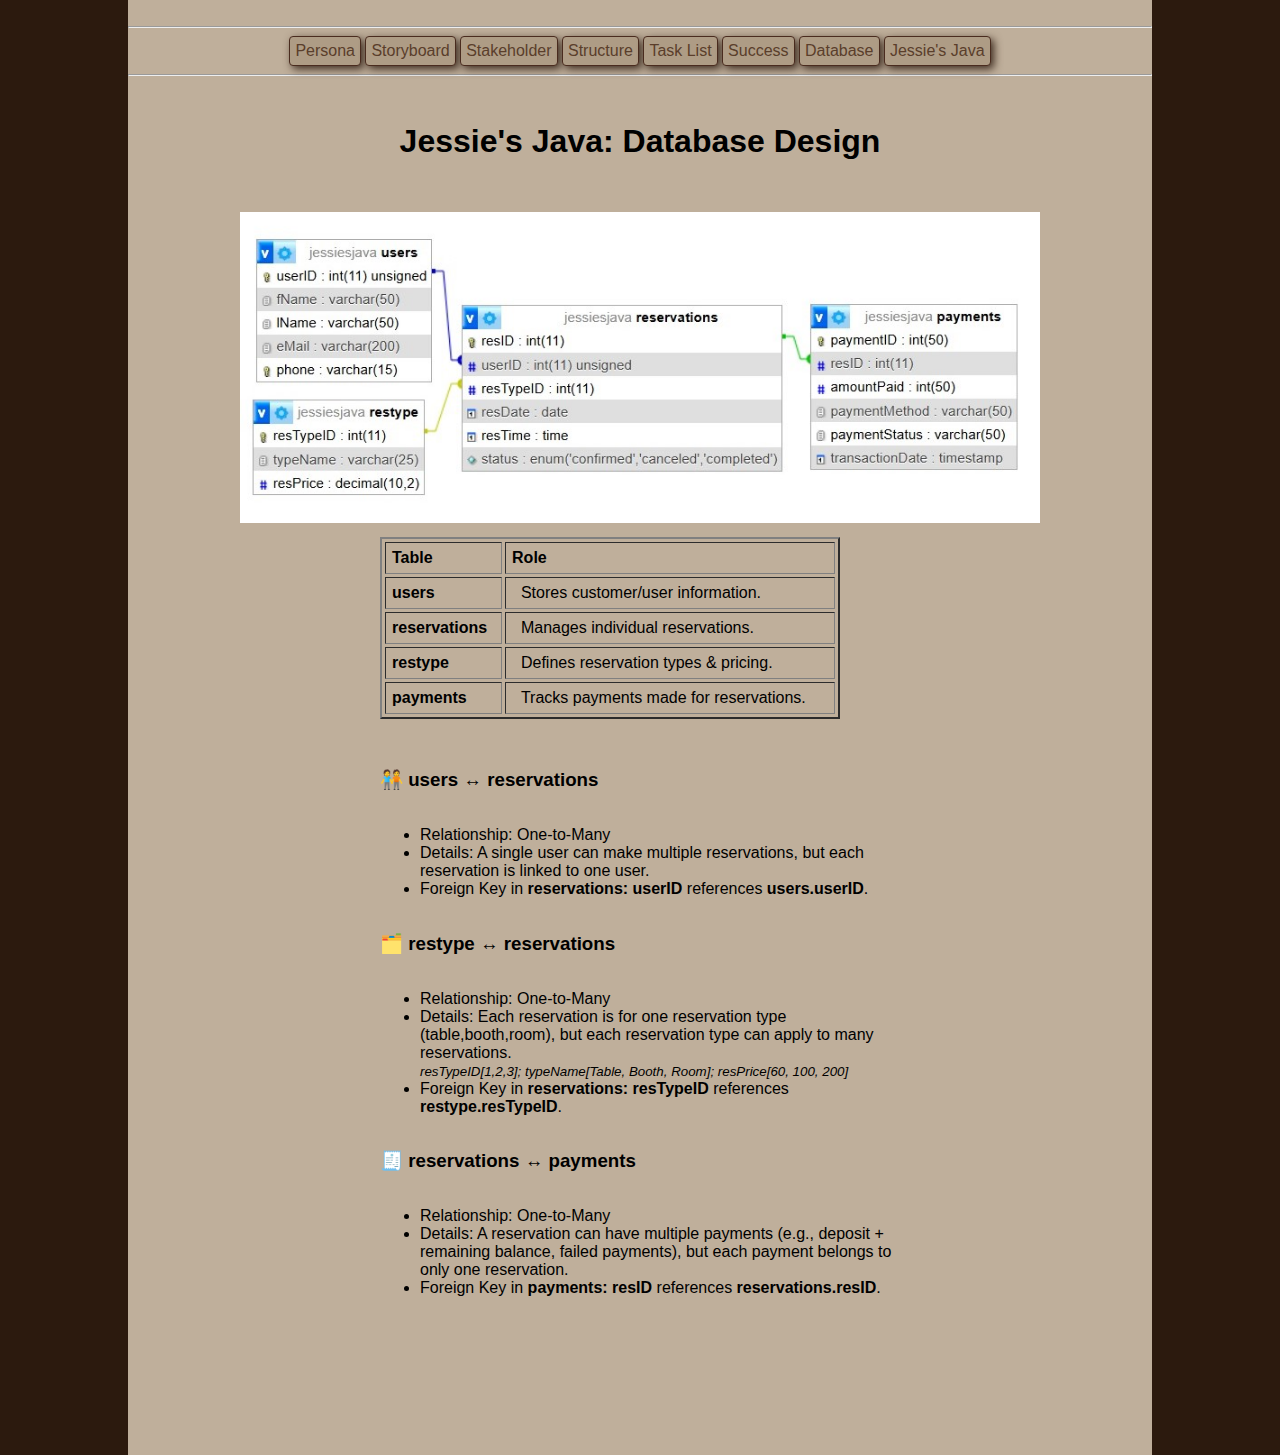
<file: database.html>
<!DOCTYPE html>
<html lang="en">
<head>
    <meta charset="UTF-8">
    <meta name="viewport" content="width=device-width, initial-scale=1.0">
    <title>Capstone: Jessica Battles </title>
    <link rel="stylesheet" href="style.css">
</head>
<body>
    <div class="content">
        <div id="nav"></div>
        <script>
            fetch("nav.html")
              .then(response => response.text())
              .then(data => {
                document.getElementById("nav").innerHTML = data;
              });
          </script>
       <h1>Jessie's Java: Database Design</h1>
       <img src="img/JJ_DB_Design.jpg" alt="Database Design" width="800px">
       <div class="dbContainer">
        <div class="dbContent">
        <table border="2" cellpadding="6" cellspacing="3" width="460px">
            <thead>
              <tr>
                <th>Table</th>
                <th>Role</th>
              </tr>
            </thead>
            <tbody>
              <tr>
                <td><b>users</b></td>
                <td>&nbsp;&nbsp;Stores customer/user information.</td>
              </tr>
              <tr>
                <td><b>reservations</b></td>
                <td>&nbsp;&nbsp;Manages individual reservations.</td>
              </tr>
              <tr>
                <td><b>restype</b></td>
                <td>&nbsp;&nbsp;Defines reservation types &amp; pricing.</td>
              </tr>
              <tr>
                <td><b>payments</b></td>
                <td>&nbsp;&nbsp;Tracks payments made for reservations.</td>
              </tr>
            </tbody>
          </table>
     
    <p> <h3>🧑‍🤝‍🧑 users ↔ reservations</h3>
      <ul>
       <li>Relationship: One-to-Many</li>
       <li>Details: A single user can make multiple reservations, but each reservation is linked to one user.</li>
       <li>Foreign Key in <b>reservations: userID </b>references <b>users.userID</b>.</li>
       </ul>

       <h3>🗂️ restype ↔ reservations</h3>
       <ul>
        <li>Relationship: One-to-Many</li>
        <li>Details: Each reservation is for one reservation type (table,booth,room), but each reservation type can apply to many reservations.</li>
        <small>resTypeID[1,2,3];
        typeName[Table, Booth, Room];
        resPrice[60, 100, 200]</small>
        <li>Foreign Key in <b>reservations: resTypeID</b> references <b>restype.resTypeID</b>.</li>
       </ul>
     
       <h3>🧾 reservations ↔ payments</h3>
       <ul>
        <li>Relationship: One-to-Many</li>
        <li>Details: A reservation can have multiple payments (e.g., deposit + remaining balance, failed payments), but each payment belongs to only one reservation.</li>
        <li>Foreign Key in <b>payments: resID</b> references <b>reservations.resID</b>.</li>
       </ul>


        </p>
</div>
</div>
    </div>
</body>
</html>
</file>
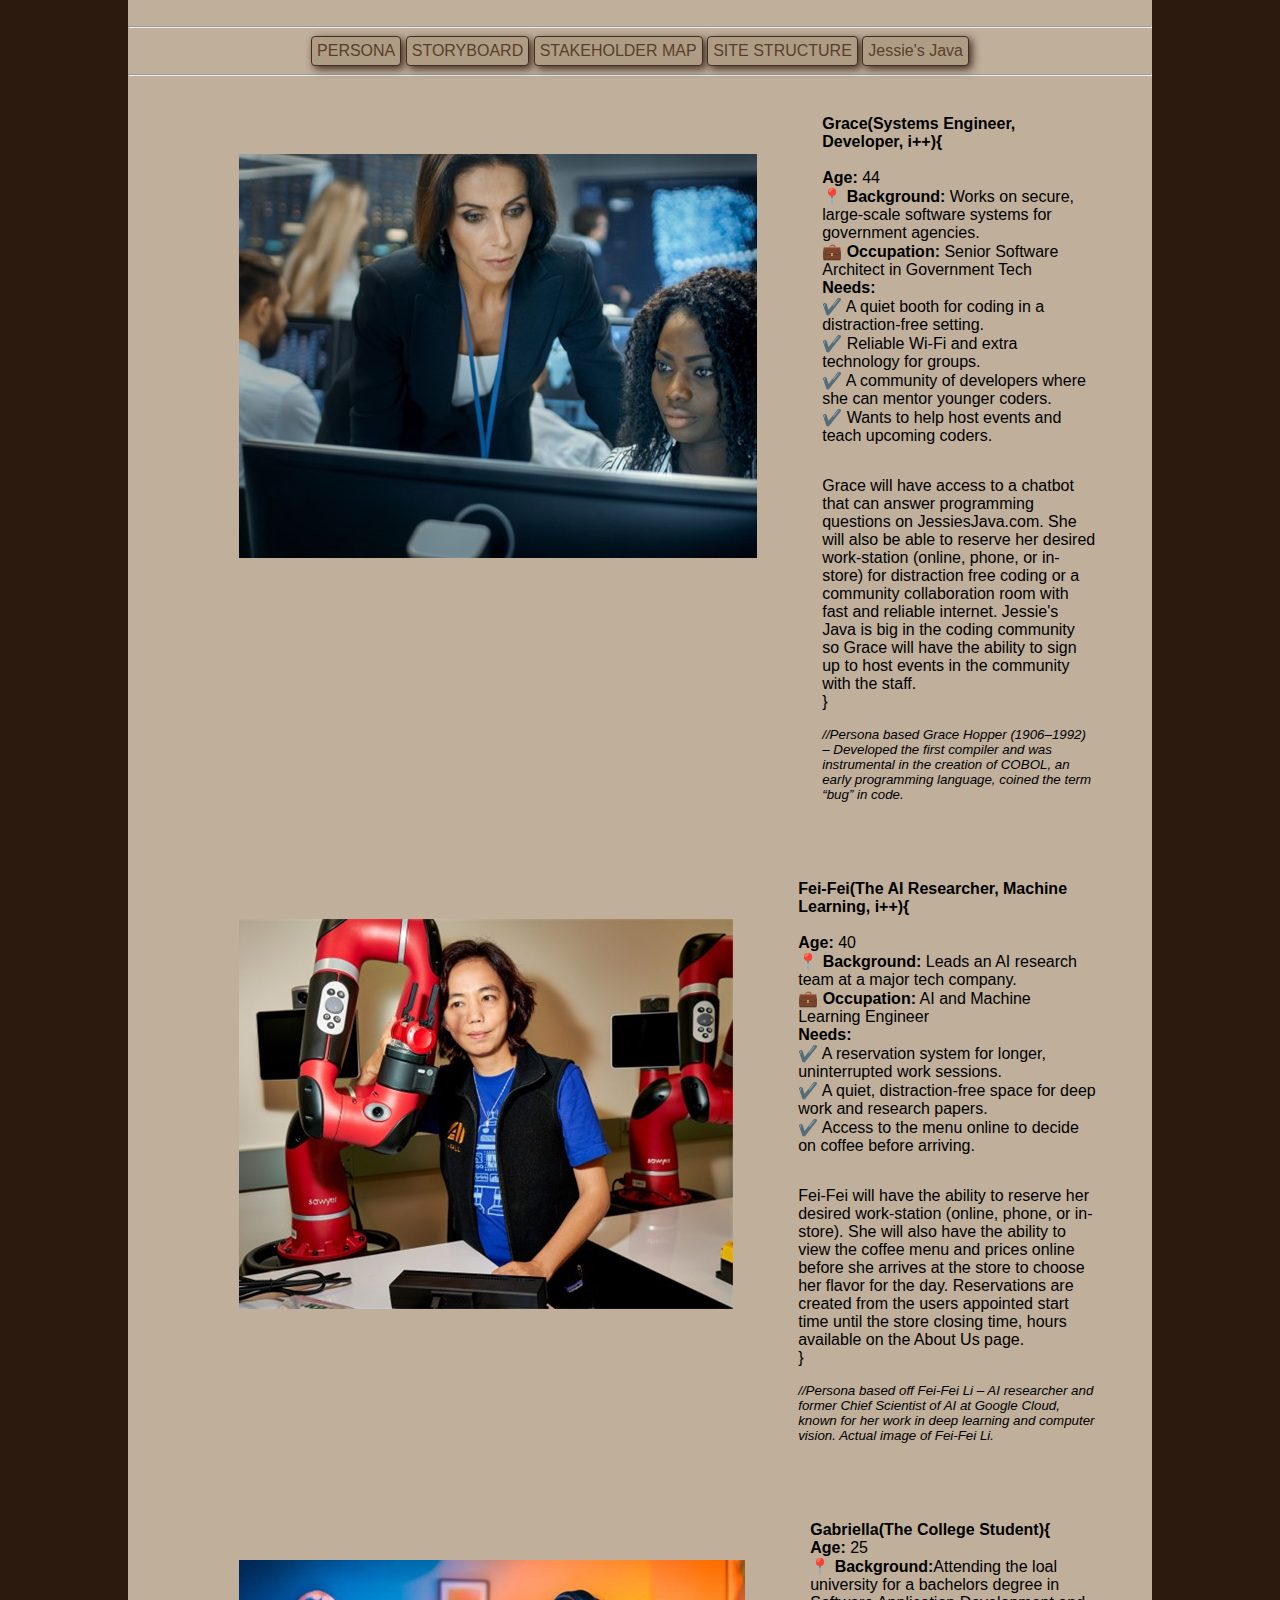
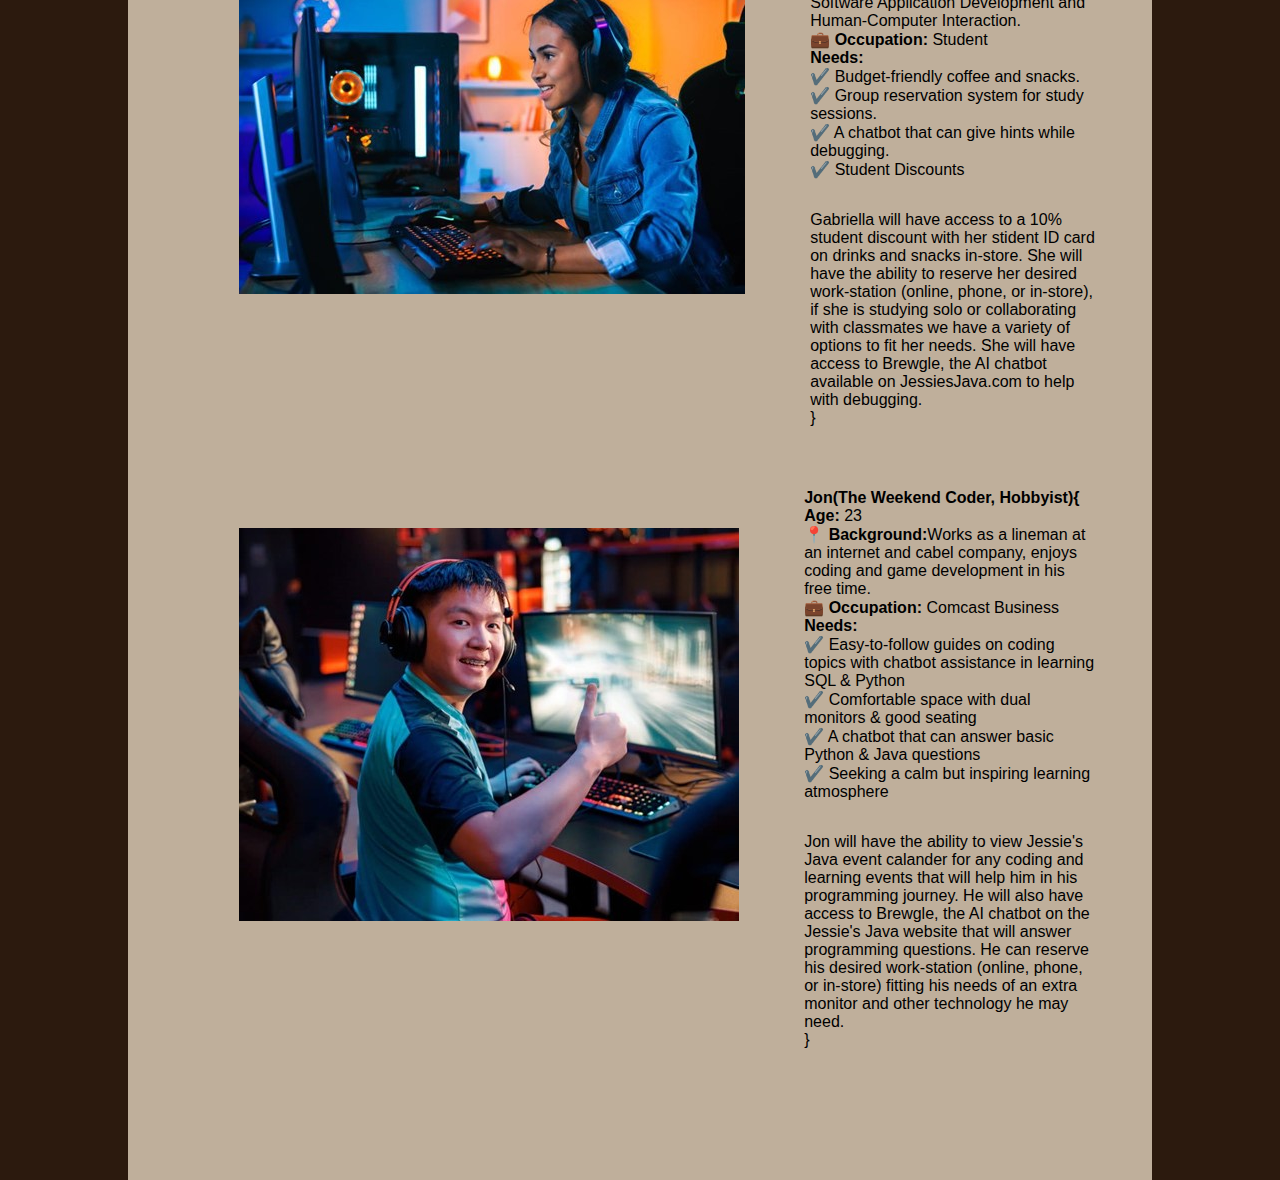
<file: persona.html>
<!DOCTYPE html>
<html lang="en">
<head>
    <meta charset="UTF-8">
    <meta name="viewport" content="width=device-width, initial-scale=1.0">
    <title>Capstone: Personas</title>
    <link rel="stylesheet" href="style.css">
</head>
<body>
    <div class="content">
        <br>
        <hr>
        <nav>
            <button><a href="persona.html">PERSONA</a></button>
            <button><a href="storyboard.html">STORYBOARD</a></button>
            <button><a href="stakeholderMap.html">STAKEHOLDER MAP</a></button>
            <button><a href="sitemap.html">SITE STRUCTURE</a></button>
            <button><a href="index.html"> Jessie's Java </a> </button>
        </nav>
<hr>
     <div class="personaContainer">
                <div class="persona">
                <img src="img/Picture1.jpg">
  </div>
       <div class="personaText"> <p>
   <b>Grace(Systems Engineer, Developer, i++){</b> <br>
   <br> <b>Age:</b> 44 <br>
📍 <b>Background:</b> Works on secure, large-scale software systems for government agencies. <br>
💼 <b>Occupation:</b> Senior Software Architect in Government Tech <br>
<b>Needs:</b> <br>
✔️ A quiet booth for coding in a distraction-free setting. <br>
✔️ Reliable Wi-Fi and extra technology for groups. <br>
✔️ A community of developers where she can mentor younger coders. <br>
✔️ Wants to help host events and teach upcoming coders.
<p>Grace will have access to a chatbot that can answer programming questions on JessiesJava.com. She will also be able to reserve her desired work-station (online, phone, or in-store) for distraction free coding or a community collaboration room with fast and reliable internet. 
    Jessie's Java is big in the coding community so Grace will have the ability to sign up to host events in the community with the staff.
    <br>}
</p>
<small>//Persona based Grace Hopper (1906–1992) – Developed the first compiler and was instrumental in the creation of COBOL, an early programming language, coined the term “bug” in code.</small>
  </p>
</div></div>
<div class="personaContainer">
    <div class="persona">
    <img src="img/Picture2.jpg">
</div>
<div class="personaText"> <p>
<b>Fei-Fei(The AI Researcher, Machine Learning, i++){</b> <br> <br>
 <b>Age:</b> 40 <br>
📍 <b>Background:</b> Leads an AI research team at a major tech company.<br>
💼 <b>Occupation:</b> AI and Machine Learning Engineer <br>
<b>Needs:</b> <br>
✔️ A reservation system for longer, uninterrupted work sessions. <br>
✔️ A quiet, distraction-free space for deep work and research papers. <br>
✔️ Access to the menu online to decide on coffee before arriving.
<p>Fei-Fei will have the ability to reserve her desired work-station (online, phone, or in-store). 
    She will also have the ability to view the coffee menu and prices online before she arrives at the store to  choose her flavor for the day. 
    Reservations are created from the users appointed start time until the store closing time, hours available on the About Us page.
    <br>}</p>
<small>//Persona based off Fei-Fei Li – AI researcher and former Chief Scientist of AI at Google Cloud, known for her work in deep learning and computer vision. Actual image of Fei-Fei Li.</small>
</p>
</div></div>

<div class="personaContainer">
    <div class="persona">
    <img src="img/Picture3.jpg">
</div>
<div class="personaText"> <p>
<b>Gabriella(The College Student){</b> <br>
 <b>Age:</b> 25 <br>
📍 <b>Background:</b>Attending the loal university for a bachelors degree in Software Application Development and Human-Computer Interaction.<br>
💼 <b>Occupation:</b> Student <br>
<b>Needs:</b> <br>
✔️ Budget-friendly coffee and snacks. <br>
✔️ Group reservation system for study sessions. <br>
✔️ A chatbot that can give hints while debugging. <br>
✔️ Student Discounts 
<p>Gabriella will have access to a 10% student discount with her stident ID card on drinks and snacks in-store. She will have the ability to reserve her desired work-station (online, phone, or in-store), if she is 
    studying solo or collaborating with classmates we have a variety of options to fit her needs. She will have access to Brewgle, the AI chatbot available on JessiesJava.com to help with  debugging.
    <br>}
</p>
</div></div>
                

<div class="personaContainer">
    <div class="persona">
    <img src="img/Picture4.jpg">
</div>
<div class="personaText"> <p>
<b>Jon(The Weekend Coder, Hobbyist){</b> <br>
 <b>Age:</b> 23 <br>
📍 <b>Background:</b>Works as a lineman at an internet and cabel company, enjoys coding and game development in his free time.<br>
💼 <b>Occupation:</b> Comcast Business <br>
<b>Needs:</b> <br>
✔️ Easy-to-follow guides on coding topics with chatbot assistance in learning SQL & Python  <br>
✔️ Comfortable space with dual monitors & good seating <br>
✔️ A chatbot that can answer basic Python & Java questions <br>
✔️ Seeking a calm but inspiring learning atmosphere <br>
<p>Jon will have the ability to view Jessie's Java event calander for any coding and learning events that will help him in his programming journey. He will also have access to Brewgle, the AI chatbot on the Jessie's Java website that will answer programming questions. He can reserve his desired work-station (online, phone, or in-store) fitting his needs of an extra monitor and other technology he may need. <br>}
</p>
</div></div>
                

       
  </div>
</body>
</html>
</file>
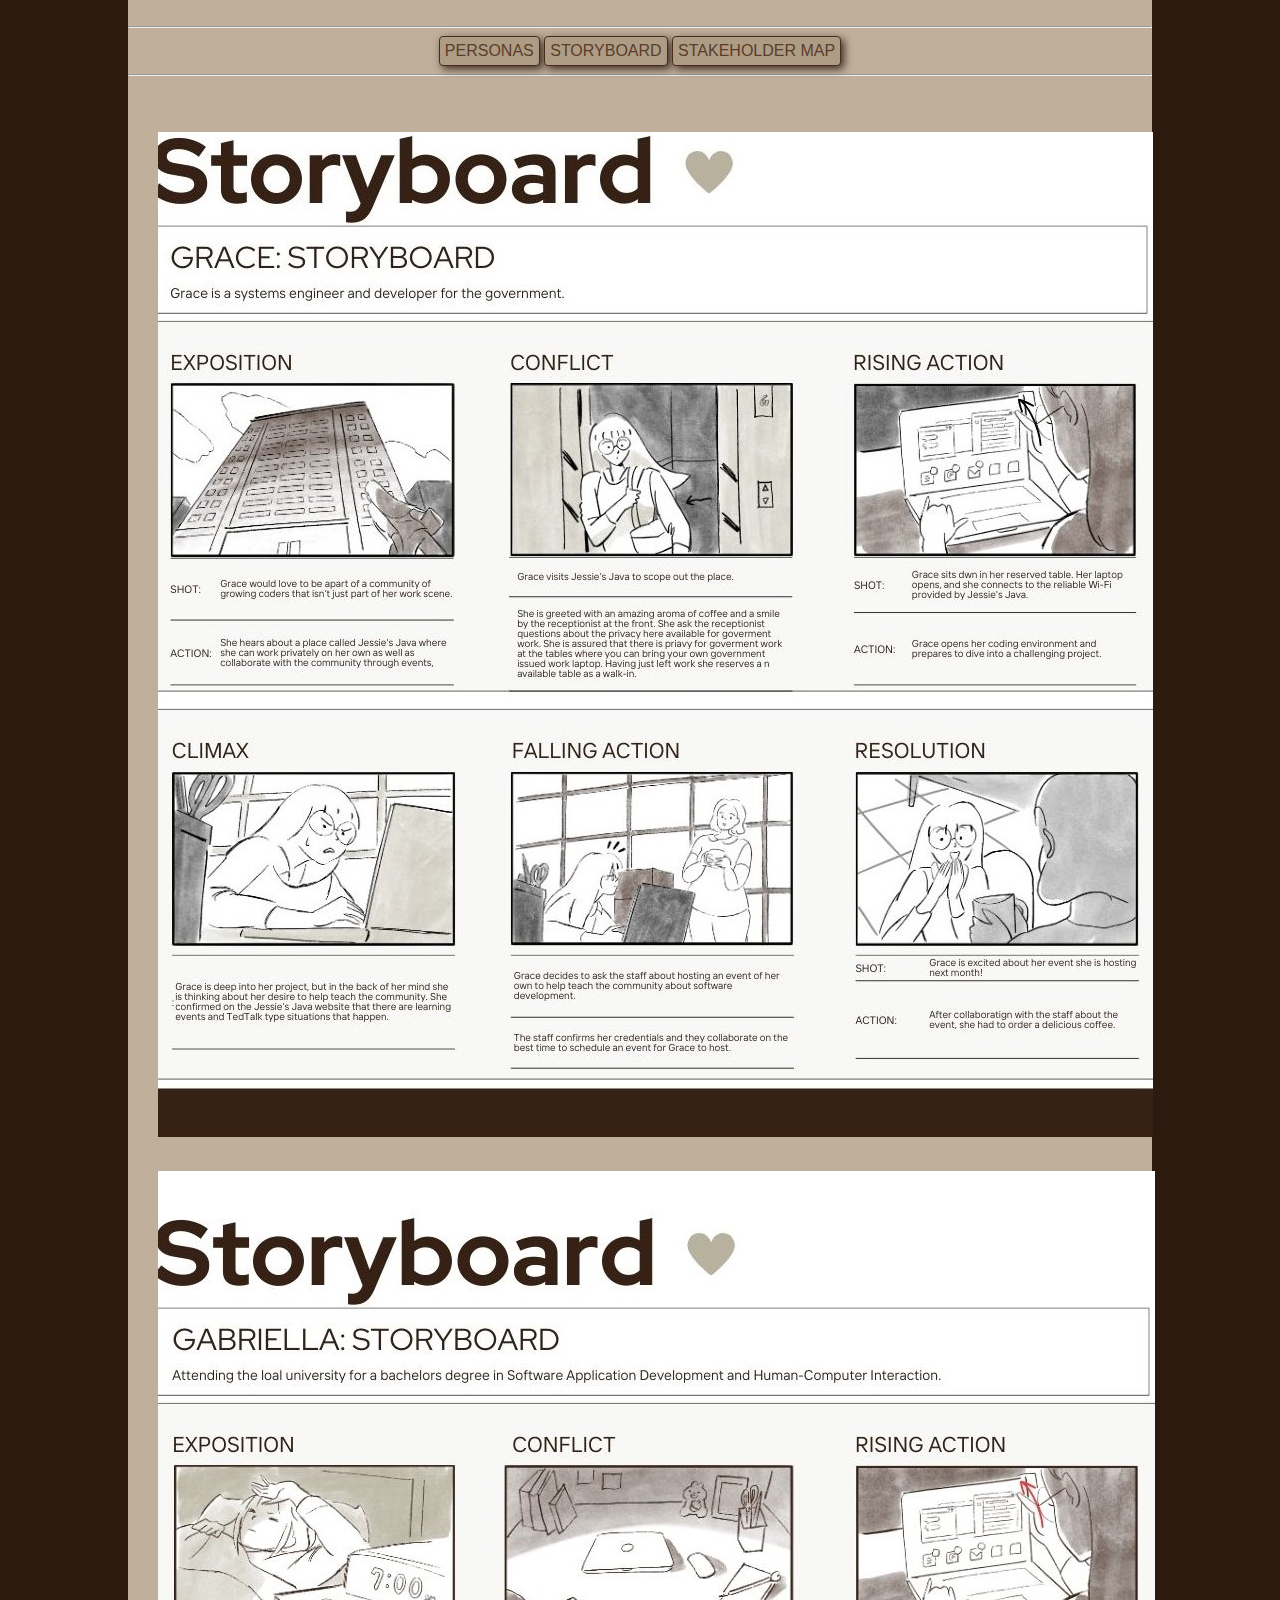
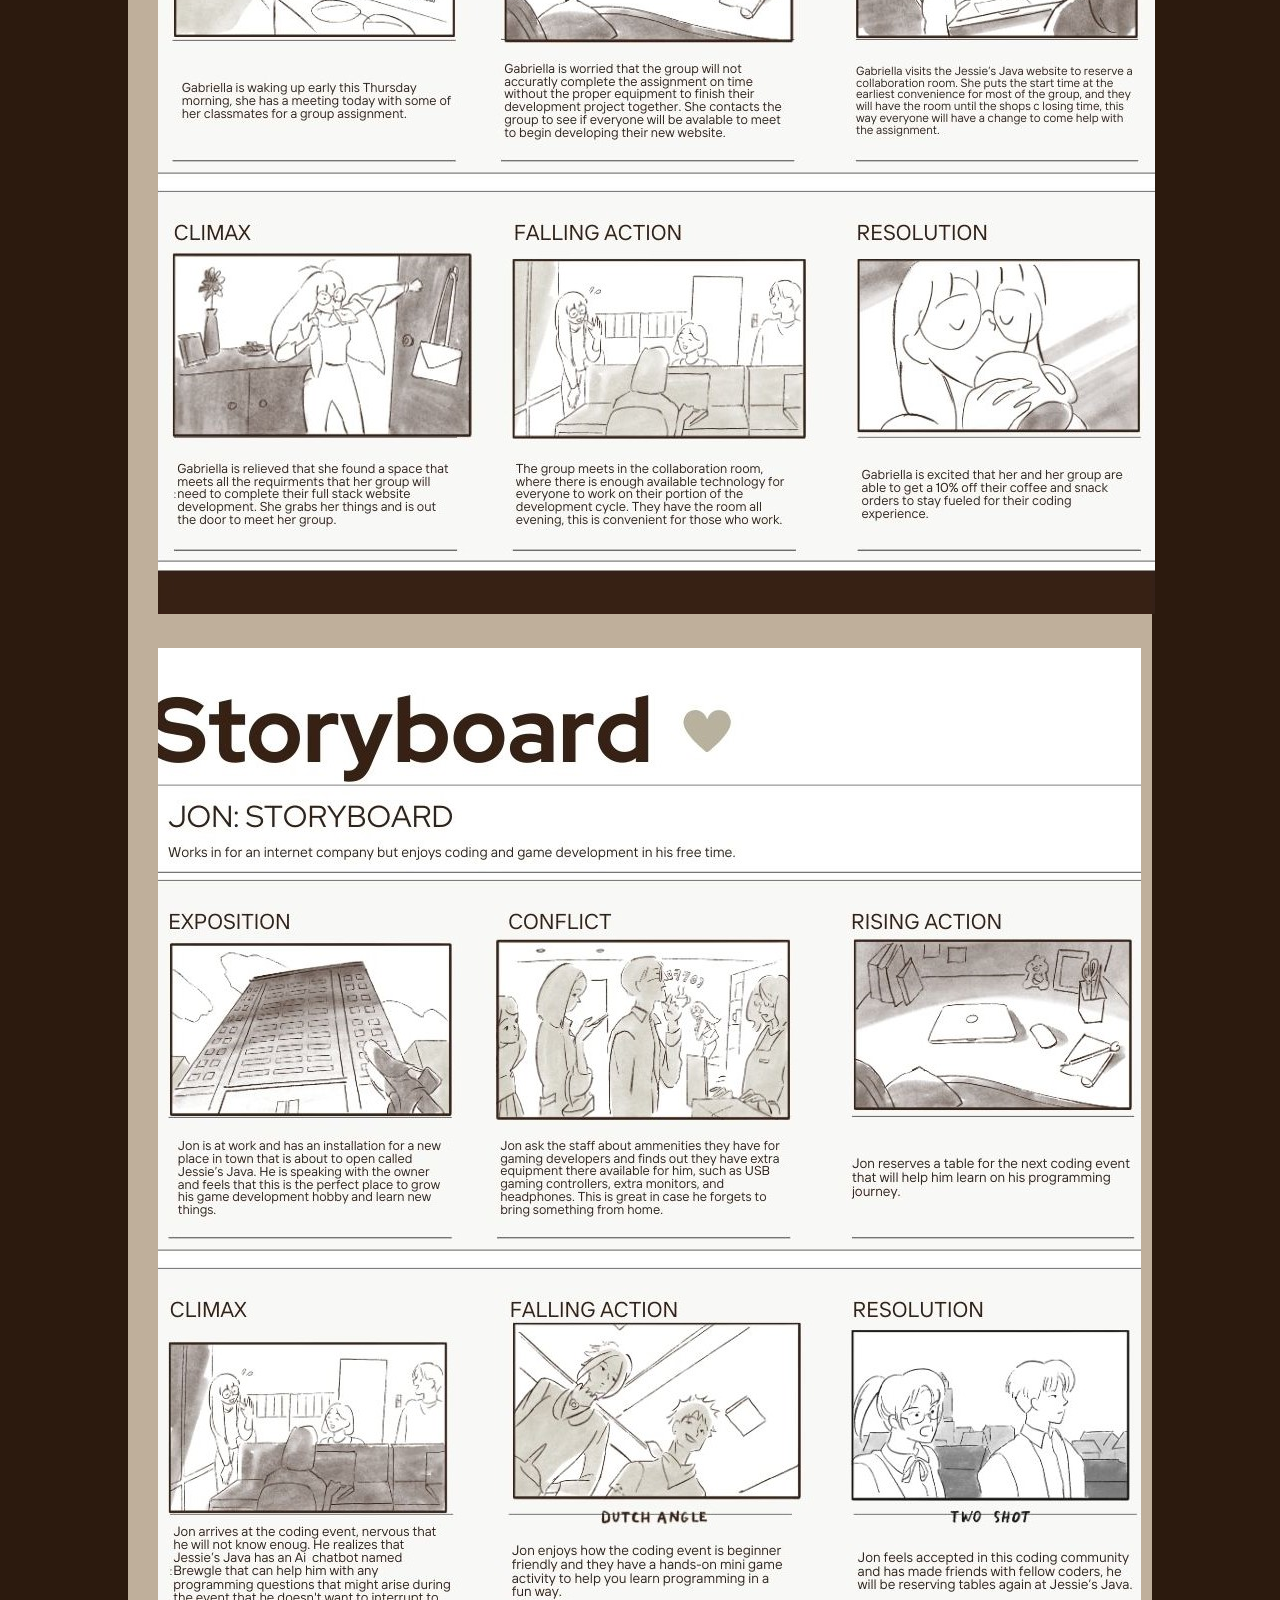
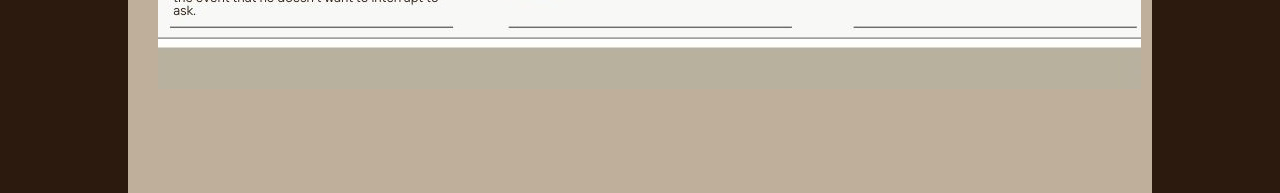
<file: storyboard.html>
<!DOCTYPE html>
<html lang="en">
<head>
    <meta charset="UTF-8">
    <meta name="viewport" content="width=device-width, initial-scale=1.0">
    <title>Capstone: Personas</title>
    <link rel="stylesheet" href="style.css">
</head>
<body>
    <div class="content">
        <br>
        <hr>
<nav>
    <button><a href="persona.html">PERSONAS  </a></button>
    <button><a href="storyboard.html">STORYBOARD </a></button>
    <button><a href="stakeholderMap.html">STAKEHOLDER MAP </a></button>
</nav>
<hr>
<br>
<img src="img/GraceSB.jpg">
<img src="img/GabStoryboard.jpg">
<img src="img/JonStoryboard.jpg">

    </div>
</body>
</html>
</file>
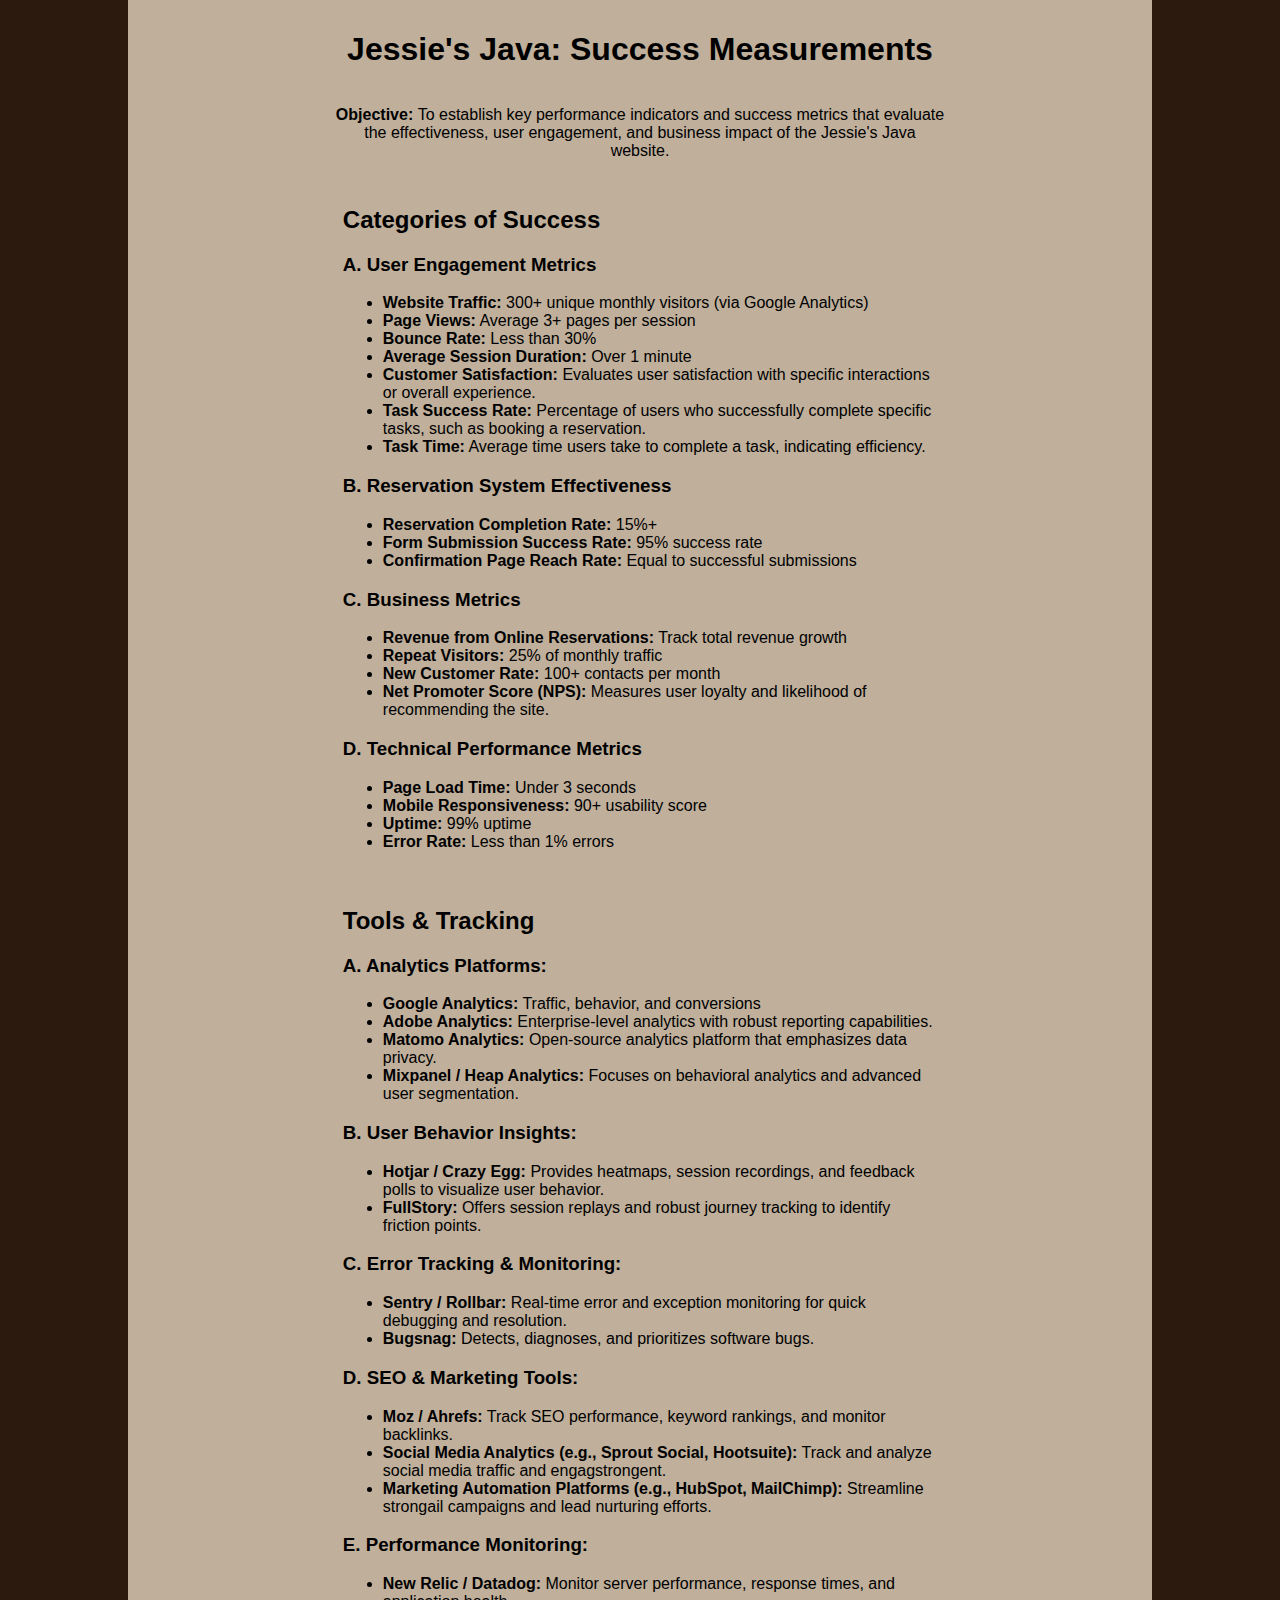
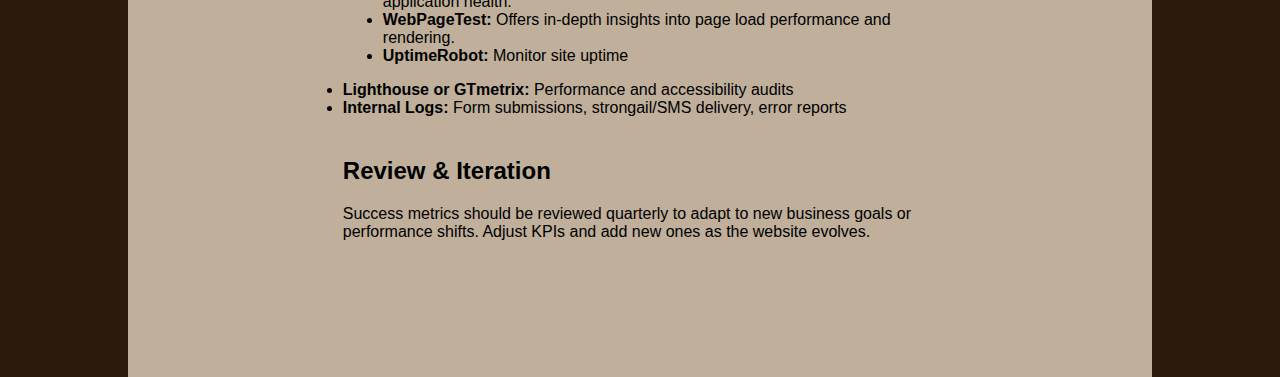
<file: success.html>
<!DOCTYPE html>
<html lang="en">
<head>
    <meta charset="UTF-8">
    <meta name="viewport" content="width=device-width, initial-scale=1.0">
    <title>Capstone: Jessica Battles </title>
    <link rel="stylesheet" href="style.css">
</head>
<body>
    <div class="content">
        <div id="nav"></div>

        <script>
            fetch("nav.html")
              .then(response => response.text())
              .then(data => {
                document.getElstrongentById("nav").innerHTML = data;
              });
          </script>
     <div class="successContainer">
  <h1>Jessie's Java: Success Measurements</h1>
    <p><strong>Objective: </strong> To establish key performance indicators and success metrics that evaluate the effectiveness,
      user engagement, and business impact of the Jessie's Java website.</p>
 <div class="successM">
    <h2>Categories of Success</h2>
    <h3 class="category">A. User Engagement Metrics</h3>
    <ul>
      <li><strong>Website Traffic:</strong> 300+ unique monthly visitors (via Google Analytics)</li>
      <li><strong>Page Views:</strong> Average 3+ pages per session</li>
      <li><strong>Bounce Rate:</strong> Less than 30%</li>
      <li><strong>Average Session Duration:</strong> Over 1 minute</li>
      <li><strong>Customer Satisfaction:</strong> Evaluates user satisfaction with specific interactions or overall experience.</li>
      <li><strong>Task Success Rate:</strong> Percentage of users who successfully complete specific tasks, such as booking a reservation.</li>
      <li><strong>Task Time:</strong> Average time users take to complete a task, indicating efficiency.</li>
    </ul>
    <h3 class="category">B. Reservation System Effectiveness</h3>
    <ul>
      <li><strong>Reservation Completion Rate:</strong> 15%+</li>
      <li><strong>Form Submission Success Rate:</strong> 95% success rate</li>
      <li><strong>Confirmation Page Reach Rate:</strong> Equal to successful submissions</li>
    </ul>
    <h3 class="category">C. Business Metrics</h3>
    <ul>
      <li><strong>Revenue from Online Reservations:</strong> Track total revenue growth</li>
      <li><strong>Repeat Visitors:</strong> 25% of monthly traffic</li>
      <li><strong>New Customer Rate:</strong> 100+ contacts per month</li>
      <li><strong>Net Promoter Score (NPS):</strong> Measures user loyalty and likelihood of recommending the site.</li>
    </ul>
    <h3 class="category">D. Technical Performance Metrics</h3>
    <ul>
      <li><strong>Page Load Time:</strong> Under 3 seconds</li>
      <li><strong>Mobile Responsiveness:</strong> 90+ usability score</li>
      <li><strong>Uptime:</strong> 99% uptime</li>
      <li><strong>Error Rate:</strong> Less than 1% errors</li>
    </ul>
</div>
 <div class="successM">
    <h2>Tools & Tracking</h2>
    <h3 class="category">A. Analytics Platforms:</h3>
    <ul>
       <li><strong>Google Analytics:</strong> Traffic, behavior, and conversions</li>
       <li><strong>Adobe Analytics:</strong> Enterprise-level analytics with robust reporting capabilities.</li>
       <li><strong>Matomo Analytics:</strong> Open-source analytics platform that emphasizes data privacy.</li>
       <li><strong>Mixpanel / Heap Analytics:</strong> Focuses on behavioral analytics and advanced user segmentation.</li>
    </ul>
    <h3 class="category">B. User Behavior Insights:</h3>
    <ul>
        <li><strong>Hotjar / Crazy Egg:</strong> Provides heatmaps, session recordings, and feedback polls to visualize user behavior.</li>
        <li><strong>FullStory:</strong> Offers session replays and robust journey tracking to identify friction points.</li>
    </ul>
    <h3 class="category">C. Error Tracking & Monitoring:</h3>
    <ul>
       <li><strong>Sentry / Rollbar:</strong> Real-time error and exception monitoring for quick debugging and resolution.</li>
       <li><strong>Bugsnag:</strong> Detects, diagnoses, and prioritizes software bugs.</li>
    </ul>   
    <h3 class="category">D. SEO & Marketing Tools:</h3>
    <ul>
       <li><strong>Moz / Ahrefs:</strong> Track SEO performance, keyword rankings, and monitor backlinks.</li>
       <li><strong>Social Media Analytics (e.g., Sprout Social, Hootsuite):</strong> Track and analyze social media traffic and engagstrongent.</li>
       <li><strong>Marketing Automation Platforms (e.g., HubSpot, MailChimp):</strong> Streamline strongail campaigns and lead nurturing efforts.</li>
    </ul> 
    <h3 class="category">E. Performance Monitoring:</h3>
        <ul>
          <li><strong>New Relic / Datadog:</strong> Monitor server performance, response times, and application health.</li>
          <li><strong>WebPageTest:</strong> Offers in-depth insights into page load performance and rendering.</li>
          <li><strong>UptimeRobot:</strong> Monitor site uptime</li>

        </ul>
      <li><strong>Lighthouse or GTmetrix:</strong> Performance and accessibility audits</li>
      <li><strong>Internal Logs:</strong> Form submissions, strongail/SMS delivery, error reports</li>
    </ul>
</div>

  <div class="successM">
    <h2>Review & Iteration</h2>
<p>Success metrics should be reviewed quarterly to adapt to new business goals or performance shifts. Adjust KPIs and add new ones as the website evolves.</p>
</div>
 </div>
    </div>
</body>
</html>
</file>
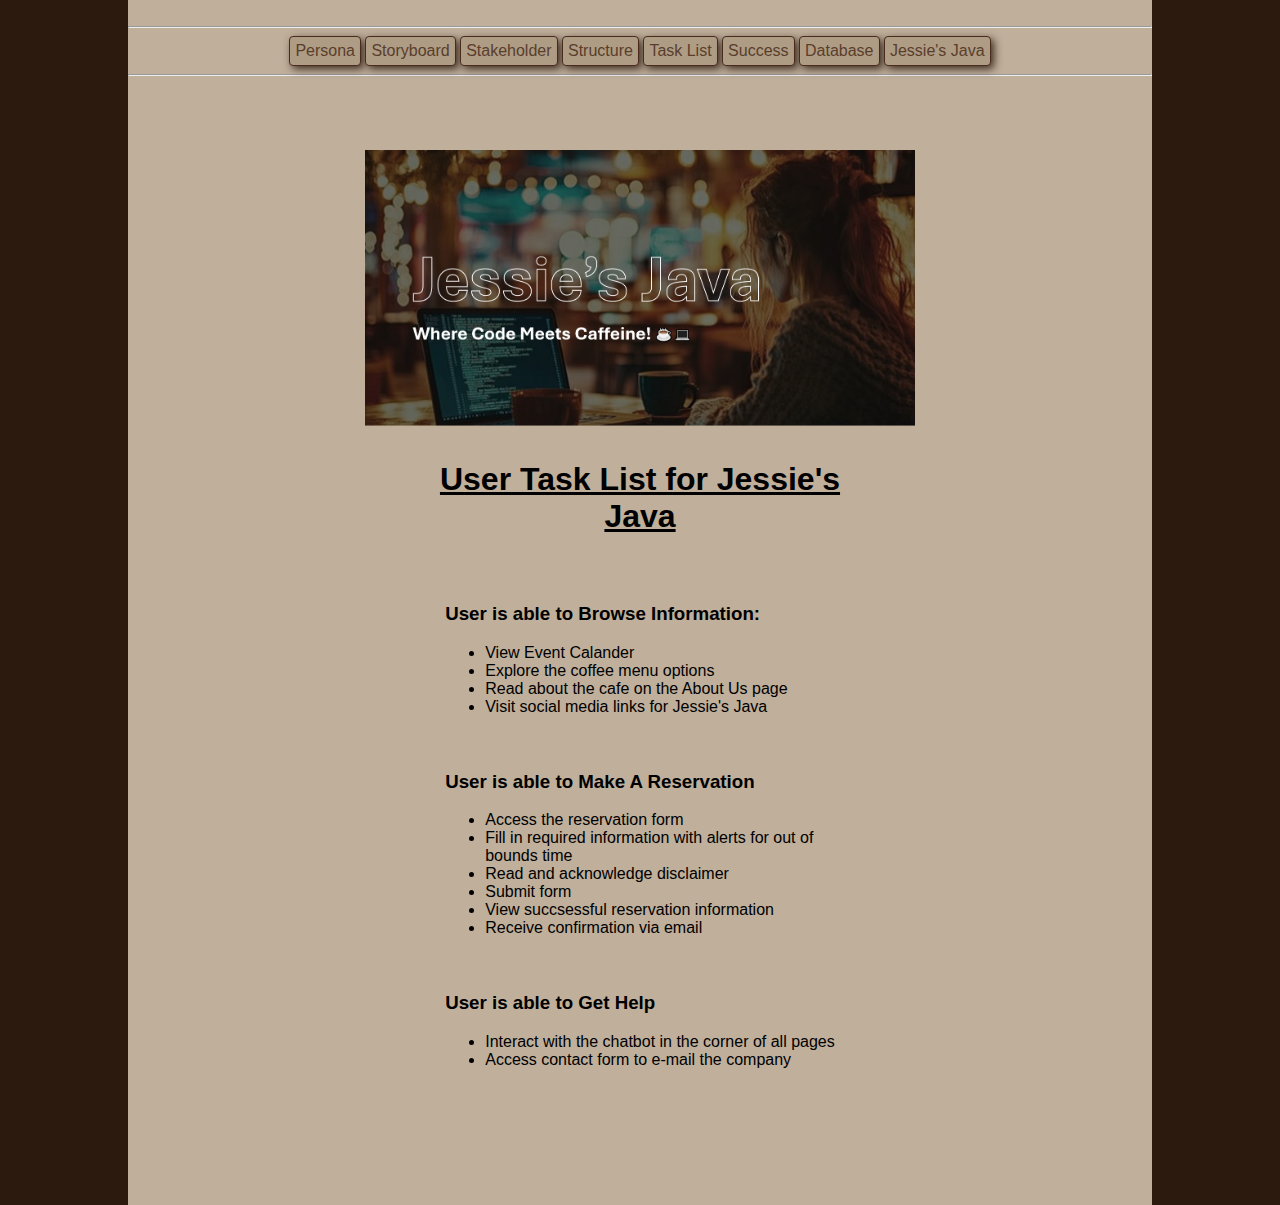
<file: tasklist.html>
<!DOCTYPE html>
<html lang="en">
<head>
    <meta charset="UTF-8">
    <meta name="viewport" content="width=device-width, initial-scale=1.0">
    <title>Capstone: Jessica Battles </title>
    <link rel="stylesheet" href="style.css">
</head>
<body>
    <div class="content">
        <div id="nav"></div>

        <script>
          fetch("nav.html")
            .then(response => response.text())
            .then(data => {
              document.getElementById("nav").innerHTML = data;
            });
        </script>
        
<br> <img src="JJ_Files in PHP/Images/jj-hero.png" width="550px">

<div class="taskContainer"><h1><u>User Task List for Jessie's Java</u></h1>

    <div class="userTask">
<br>
<h3>User is able to Browse Information:</h3>
<ul>
    <li>View Event Calander</li>
    <li>Explore the coffee menu options</li>
    <li>Read about the cafe on the About Us page</li>
    <li>Visit social media links for Jessie's Java</li>
</ul>
</div>
<div class="userTask">
<h3>User is able to Make A Reservation</h3>
<ul>
    <li>Access the reservation form</li>
    <li>Fill in required information with alerts for out of bounds time</li>
    <li>Read and acknowledge disclaimer</li>
    <li>Submit form</li>
    <li>View succsessful reservation information</li>
    <li>Receive confirmation via email</li>
</ul>
</div>
<div class="userTask">
    <h3>User is able to Get Help</h3>
<ul>
    <li>Interact with the chatbot in the corner of all pages</li>
    <li>Access contact form to e-mail the company</li>
</ul>
</div>
</div>
</div>
</body>
</html>
</file>
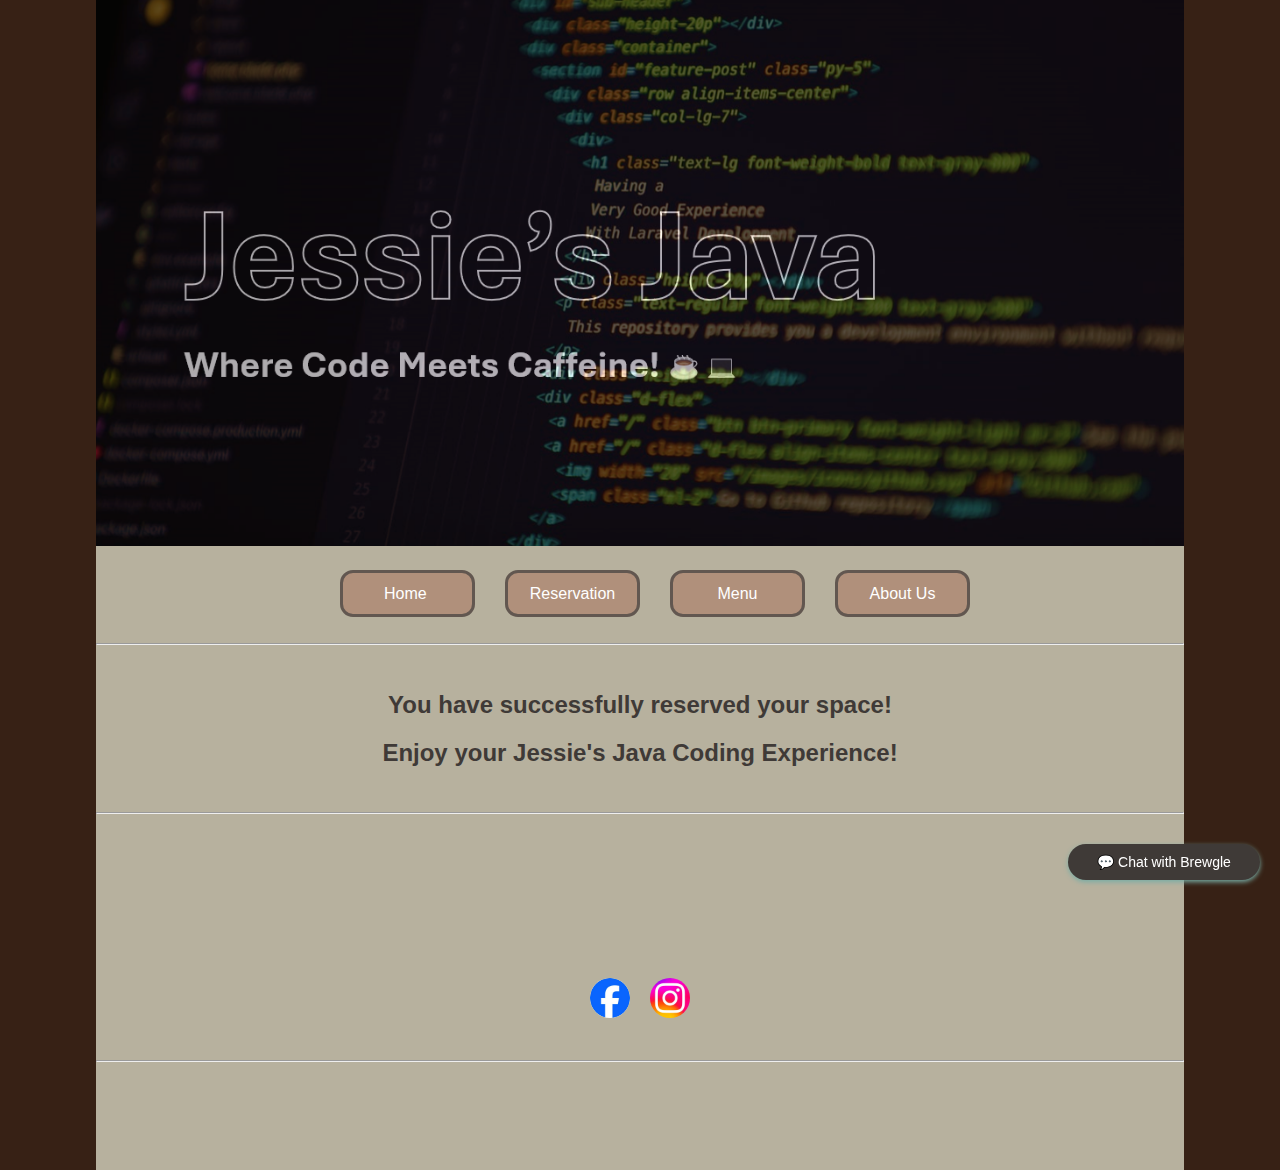
<file: JJ_Files in PHP/resPayment.html>
<?php
include("database.php");
?>
<!DOCTYPE html>
<html lang="en">
<head>
    <meta charset="UTF-8">
    <meta name="viewport" content="width=device-width, initial-scale=1.0">
    <title>Jessie's Java</title>
    <link rel="stylesheet" href="style.css">
</head>
<body>
    <div class="content">
    <div class="hero">
        <img src="Images/JJ-resPaymentHero.png" alt="Hero Image Unavailable" width="100%">
    </div>
    <nav>
        <button class="btn"><a href="index.php">&nbsp;&nbsp;&nbsp;Home &nbsp;&nbsp;&nbsp;</a></button>
        <button class="btn"><a href="reservation.php">Reservation</a></button>
        <button class="btn"><a href="menu.php">&nbsp;&nbsp;&nbsp; Menu &nbsp;&nbsp;&nbsp;</a></button>
        <button class="btn"> <a href="aboutus.php"> &nbsp;About Us&nbsp;</a></button>
    </nav>
    <br>
<hr>
<br>
    <h2>You have successfully reserved your space!</h2>
    <h2>Enjoy your Jessie's Java Coding Experience!</h2>
    <br><hr><br>


    <button id="chatbotButton" onclick="toggleChatbot()">💬 Chat with Brewgle</button>
    <div id="chatbotContainer">
        <div id="chatbotHeader" onclick="toggleChatbot()">💬 Close Brewgle  &nbsp;&nbsp;&nbsp;&nbsp; ✖<span id="close-chatbot" onclick="toggleChatbot()">
        </span></div>
         <iframe
           id="chatbotiFrame"
           title="Brewgle"
           src="https://jessiesjava.ai.copilot.live"
           style="border:none;"
           loading="lazy"
           allow="microphone;camera;speaker;clipboard-read;clipboard-write;geolocation;"
           width="400px"
           height="540px"
        ></iframe>
    </div>
<br>
         <footer class="footer">
             <div class="socialLinks">
               <a href="https://www.facebook.com" target="_blank" class="socialLink">
                 <img src="Images/facebook.jpg" class="socialIcon"></a>
             <a href="https://www.instagram.com" target="_blank" class="socialLink">
               <img src="Images/insta.jpg" class="socialIcon">
           </div>
           <hr>
         </footer>
    <script src="script.js"></script>
</body>
</html>
</file>
<file: style.css>
body {
    font-family: Arial, Helvetica, sans-serif;
    font-size: medium;
    display: flex;
    justify-content: center;
    width: 100%;
    height: 100%;
    margin: 0;
    border-top: none;
    border-bottom: none;
    background-color: #2c1a0e;
    text-align: center;
}
.content {
    width: 80%;
    height: 100%;
    background-color: #bfaf9b;
    padding-bottom: 100px;
}
.personaContainer {
    width: 90%;
    display: flex;
    justify-content: center;
    padding: 10px;
    margin: auto;
}
.personaText {
    display: grid;
    display: inline-grid;
    float: right;
    width: 470px;
    text-align: left;
    padding: 5px;
}
.persona {
    display: grid;
    display: inline-grid;
    float: left;
    padding: 30px;
}
.taskContainer {
    width: 40%;
    display: flex;
    flex-direction: column;
    justify-content: center;
    padding: 10px;
    margin: auto;
}
li{
    text-decoration: dashed;
}
.userTask {
    text-align: left;
    padding: 10px;
    font-size: medium;
}
.successContainer{
    width: 60%;
    display: flex;
    flex-direction: column;
    justify-content: center;
    padding: 10px;
    margin: auto;
}
.successM{
    text-align: left;
    padding: 10px;
    font-size: medium;
}
small {
    font-style: italic;
}
.dbContainer{
    width: 100%;
    display: flex;
    justify-content: center;
    padding: 5px;
    margin: auto;
}
.dbContent{
    display: grid;
    display: inline-grid;
    float: right;
    width: 530px;
    text-align: left;
    padding: 5px;
}

button {
    background-color: #ae9c85;
    font-size: medium;
    padding: 5px;
    box-shadow: 3px 3px 8px #3d2b1f;
    border: 1px solid #4a2c1f;
    color: #f5f5dc;
    border-radius: 4px;
}
button:hover{
    background-color: #ccbda9;

}

a {
    text-decoration: none;
    color: #5a3e2b;
}

a:hover {
    color: #ffdab9;
}

a:visited {
    color: #4a2c1f;
}

hr {
    color: #4a2c1f;
}
img{
    padding-top: 30px;
    padding-inline: 30px;
}
</file>
<file: JJ_Files in PHP/style.css>
/*BODY, HERO, NAV*/
body{
    font-family: Arial, Helvetica, sans-serif;
    display: flex;
    justify-content: center;
    width: 100%;
    height: 100%;
    margin: 0;
    border-top: none;
    border-bottom: none;
    background-color: #372115;
    text-align: center;
}
.content{
    width: 85%;
    height: 100%;
    background-color: #b7b19e;
    padding-bottom: 100px;
}
.hero{
    opacity:98%;
    width: 100%;
}
nav{
    display: flex;
    justify-content: center;
}
.btn{
    margin-top: 20px;
    margin-left: 30px;
    border: none;
    background-color: #b0907b;
    border: 3px solid #625750;
    border-radius: 13px;
    color: #fff2df;
    width: 135px;
    font-size: large;
}
.btn:hover {
    background-color: hsl(23, 7%, 23%);
    border: 5px solid #78ada5;
    color: #78ada5;
}
a{
    color: white;
    text-decoration:dotted;
    font-size: 14px;
    pointer-events: visible;
    font-size: medium;
}
a:hover{
    color: #78ada5;
    text-decoration:dotted;
    pointer-events: visible;
}

h2, h3{
    display: flex;
    justify-content: center;
    align-items: center;
    color: hsl(23, 7%, 23%);
}
button {
    font-size: 12px;
    width: 15%;
    padding: 10px;
    background-color: #b0907b;
    color: white;
    border: none;
    border: 1px solid #625750;
    cursor: pointer;
}
button:hover {
    background-color: #625750;
    border: 2px solid #78ada5;
}
.btn:hover {
    background-color: hsl(23, 7%, 23%);
    border: 3px solid #78ada5;
}
a {
    color: white;
    text-decoration: dotted;
    font-size: medium;
    pointer-events: visible;
}
a:hover {
    color: #81e9da;
    text-decoration: dotted;
    pointer-events: visible;
}
h2, h3 {
    display: flex;
    justify-content: center;
    align-items: center;
    color: hsl(23, 7%, 23%);
}


/*RES FORM*/
form {
    align-items: center;
    display: flex;
    flex-direction: column;
    justify-content: center;
}
label {
    font-size: 16px;
    margin-bottom: 10px;
    font-weight: bold;
}
input, select, textarea {
    padding: 5px;
    margin-bottom: 15px;
    border: 1px solid #ddd;
    border-radius: 4px;
    box-shadow: 1px 1px 6px 1px  hsl(23, 7%, 23%);
    background-color: #ffffff;
}
.submit{
    font-size: large;
    width: 25%;
    padding: 10px;
    background-color: #b0907b;
    color: white;
    border: none;
    border: 3px solid #625750;
    cursor: pointer;
}
.submit:hover {
    background-color: #625750;
    border: 3px solid #78ada5;
    color: #58ada5;
}
#resTypeID{
    box-sizing: border-box;
    font-size: 14px;
    background-color: #ffffff;
    height: 32px;
    width: 330px;
    border-radius: 8px;
    box-shadow: 1px 1px 6px 1px  hsl(23, 7%, 23%);
}
#resDate, #resTime, #fName, #lName, #email, #eMail, #phone, #drinkType, #message, #name{
    font-size: 14px;
    background-color: #ffffff;
    height: 30px;
    width: 320px;
    border-radius: 8px;
    box-shadow: 1px 1px 6px 1px  hsl(23, 7%, 23%);
}

/*MENU*/
.menu-item span {
    font-weight: bold;
}
.menu-section {
    margin: 20px;
    padding: 10px;
    border: 3px solid #625750;
    border-radius: 8px;
    background-color: #fff;
}
.menu-item {
    margin: 5px 0;
    font-size: 16px;
    padding: 5px;
}
.menu-item span {
    font-weight: bold;
}
/*ABOUT US*/
.aboutUs {
    width: 70%;
    display: flex;
    align-items: center;
    justify-content: center;
    text-align: center;
    margin: 0 auto; /* Center horizontally */
}

/* Contact Section */
.contact {
    text-align: center;
    margin: 50px auto;
    width: 80%;
    max-width: 600px;
}
.contact h2 {
    margin-bottom: 20px;
}
.contact form {
    display: flex;
    flex-direction: column;
    gap: 5px;
}
.contact label {
    font-size: 16px;
    margin-bottom: 10px;
    font-weight: bold;
}
.contact input, .contact textarea {
    padding: 5px;
    margin-bottom: 15px;
    border: 1px solid #ddd;
    border-radius: 4px;
    font-size: 14px;
    background-color: #d9d3cb;
}
.contact button {
    font-size: 14px;
    padding: 10px;
    background-color: #b0907b;
    color: white;
    border: none;
    border: 1px solid #625750;
    cursor: pointer;
}
.contact button:hover {
        background-color: #625750;
        border: 2px solid #78ada5;
}
.businessHours {
   max-width: 300px;
   margin: 10px auto;
   background-color: #f8f8f8;
   border: 1px solid #ddd;
   border-radius: 8px;
   padding: 10px;
   box-shadow: 0 2px 6px rgba(0,0,0,0.1);
}
.businessHours h2 {
   text-align: center;
   color: #333;
   margin-bottom: 10px;
   border-bottom: 2px solid #333;
   padding-bottom: 10px;
}
.businessHours ul {
   list-style: none;
   padding: 0;
   margin: 0;
}
.businessHours li {
   display: flex;
   justify-content: space-between;
   padding: 4px 0;
   border-bottom: 1px solid #eee;
}
.businessHours li:last-child {
  border-bottom: none;
}
.businessHours .day {
   font-weight: bold;
   color: #555;
}
.businessHours .hours {
   color: #777;
}

.printBtn{
    font-size: medium;
}
/* CALANDER */
.calendar-container {
    width: 400px;
    height: 530px;
    padding: 0px;
    background-color: #b7b19e;
    display: flex;
    flex-direction: column;
    justify-content: flex-start;
    margin: 0 auto;
}
.calendar-header{
    display: flex;
    justify-content: space-evenly;
    align-items: center;
    margin-bottom: 10px;
    padding: 10px;
}
button {
    background-color: hsl(23, 7%, 23%);
    align-items: center;
    color:#4EC9B0;
    border: 2px solid #CE9178;
    border: none;
    padding: 10px;
    cursor: pointer;
    border-radius: 15px;
}
button:hover {
    background-color: #b0907b;
    color: white;
}
#calendar {
    width: 100%;
    border-collapse: collapse;
}
#calendar th,
#calendar td {
    padding: 6px;
    border: 1px solid white;
    text-align: center;
}
#calendar td {
    cursor: pointer;
}
#calendar td:hover {
    background-color: #B5CEA8;
}
/* Upcoming Events Section */
.upcoming-events {
    margin-top: 5px;
    width: 100%;
    min-height: 400px;
}
#events-list {
    list-style: none;
    padding: 5px;
    max-width: 600px;
}
li {
    display: flex;
    justify-content: left;
    max-width: 660px;
    padding-top: 6px;
    padding-bottom: 6px;
    white-space: nowrap; 
}

/*FOOTER Social media links */
.footer .socialLinks {
    margin-top: 90px;
    display: flex;
    justify-content: center;
    gap: 20px;
    padding: 30px;
}
.footer .socialIcon {
    width: 40px;
    height: 40px;
    border-radius: 50%;
    object-fit: cover; /* Ensure the images scale well */
    transition: transform 0.3s ease; /* Smooth hover effect */
}
.footer .socialIcon:hover {
    transform: scale(1.1); /* Slight zoom effect on hover */
}
#chatbotContainer {
    position: fixed;
    bottom: 80px; /* Push above button */
    right: 20px;
    width: 420px; /* Adjusted width */
    height: 570px; /* Adjusted height */
    z-index: 9999;
    background: white;
    border-radius: 10px;
    box-shadow: 0px 4px 10px rgba(0, 0, 0, 0.2);
    overflow: hidden;
    display: none; /* Hidden by default */
    flex-direction: column;
}
#chatbotHeader {
    background: #b0907b;
    color: white;
    padding: 10px;
    text-align: center;
    cursor: pointer;
}
#chatbotiFrame {
    width: 100%;
    height: 100%;
    border: none;
    display: block;
}
#close-chatbot {
    position: absolute;
    right: 10px;
    top: 5px;
    cursor: pointer;
    font-size: 14px;
    color: white;
}
#chatbotButton {
    position: fixed;
    bottom: 20px;
    right: 20px;
    background-color: hsl(23, 7%, 23%);
    color: white;
    padding: 10px 13px;
    border-radius: 50px;
    cursor: pointer;
    font-size: 14px;
    box-shadow: 0px 2px 5px #78ada5;
    z-index: 10000;
    border: none;
}
#chatbotButton:hover{
    background-color: #b0907b;
    box-shadow: 0px 2px 5px #625750;
}

.accordion {
    width: 100%;
    margin: 20px auto;
}
.accordionItem {
    border-bottom: 1px solid #78ada5;

}
.accordionHeader {
    background: hsl(23, 7%, 23%);
    color: white;
    border-radius: 8px;
    padding: 8px;
    cursor: pointer;
    font-size: 16px;
    border: none;
    text-align: left;
    width: 98%;
    outline: none;
    transition: 0.3s;
    border: 2px solid #78ada5;

}
.accordionHeader:hover {
    background: #b0907b;
}
.accordionContent {
    display: none;
    padding: 15px;
    background: #fff;
    overflow: hidden;
    box-shadow: 1px 1px 8px 1px  hsl(23, 7%, 23%);
}

/*SEARCH*/
.searchRes{
    display: grid;
    justify-content: center;
}
.search {
    width: 80px;
    background: hsl(23, 7%, 23%);
    color: white;
    border-radius: 12px;
    padding: 12px;
}
.search:hover {
    width: 80px;
    background-color: #b0907b;
}
.edit {
    border-radius: 30px;
    padding: 4px;
    width: 70px;
    background-color: hsl(23, 7%, 23%);
    color: white;
    border: 1px solid white;
}
.edit:hover {
    background-color: #be641a;
}
.cancel {
    border-radius: 30px;
    padding: 4px;
    width: 70px;
    background-color: hsl(23, 7%, 23%);
    color: white;
    border: 1px solid white;
}
.cancel:hover {
    background-color: #921c27;
}

.confirm-align{
    width: 100%;
    display: flex;
    align-items: center;
    justify-content: center;
}
.confirmation-container{
    align-self: center;
    max-width: 500px;
    text-align: left;
    background-color: white;
    padding: 20px;
    border-radius: 8px;
    box-shadow: 3px 3px 10px 4px  #372115;
}
.serviceOpt{
    width: 100%;
    display: flex;
    justify-content: center;
}
.resAlign{
    align-self: center;
    max-width: 620px;
    text-align: left;
    padding: 20px;
}
.aboutUs{
    width: 100%;
    display: flex;
    justify-content: center;
}
.aboutAlign{
    align-self: center;
    max-width: 750px;
    text-align: left;
    padding: 20px;
}


@media print {
    /* Hide elements on the page */
    body * {
        visibility: hidden;
    }
    /* Make only the confirmation container visible */
    .confirmation-container, 
    .confirmation-container * {
        visibility: visible;
        box-shadow: 0px 0px 0px 0px;
    }
    /* Position the confirmation container at the top left of the printed page */
    .confirmation-container {
        position: absolute;
        top: 0;
        left: 0;
    }
}
.addressContainer {
    line-height: 1.5;
}
.addressContainer strong {
    display: block;
    margin-bottom: 0.5em;
}

/* Responsive Design */
@media (max-width: 768px) {
    /* Adjust content width */
    .content {
        width: 95%;
    }

    /* Adjust button width */
    .btn {
        width: 80%; /* Make buttons more narrow */
        margin-left: 0;
    }

    /* Adjust navigation to stack */
    nav {
        flex-direction: column;
        align-items: center;
    }

    /* Adjust text size for headings */
    h2, h3 {
        font-size: 18px;
    }

    /* Adjust form input fields to full width */
    input, select, textarea, .submit {
        width: 100%;
    }

    /* Calendar container adjustments */
    .calendar-container {
        width: 100%;
        height: auto;
        padding: 10px;
    }

    /* Adjust the chatbot size */
    #chatbotContainer {
        width: 90%;
        height: 400px;
    }

    /* Adjust footer social media layout */
    .footer .socialLinks {
        flex-direction: column;
    }

    .footer .socialIcon {
        width: 35px;
        height: 35px;
    }

    /* Adjust accordion items for mobile */
    .accordionItem {
        padding: 5px;
    }

    .accordionHeader {
        font-size: 14px;
    }
}


/* Responsive Design */
@media (max-width: 1024px) {
    .content {
        width: 95%;
    }

    .calendar-container {
        width: 90%;
        height: auto;
    }

    #chatbotContainer {
        width: 90%;
        height: 500px;
    }
}

@media (max-width: 768px) {
    nav {
        flex-direction: column;
        align-items: center;
    }

    .btn {
        width: 80%;
        margin: 10px auto;
        font-size: medium;
    }

    h2, h3 {
        font-size: 1.5rem;
        flex-direction: column;
        text-align: center;
    }

    .contact,
    .businessHours,
    .calendar-container,
    .accordion,
    .confirmation-container,
    .resAlign,
    .aboutAlign {
        width: 90%;
        padding: 10px;
    }

    form input,
    form select,
    form textarea,
    #resDate, #resTime, #fName, #lName, #email, #eMail, #phone, #drinkType, #message, #name {
        width: 100%;
        font-size: 16px;
    }

    .submit, .printBtn, button {
        width: 100%;
        font-size: 16px;
    }

    .footer .socialLinks {
        flex-wrap: wrap;
        gap: 10px;
    }
}

@media (max-width: 480px) {
    body {
        font-size: 14px;
    }

    .btn {
        font-size: small;
    }

    .accordionHeader {
        font-size: 14px;
    }

    .menu-item {
        font-size: 16px;
    }

    .contact button,
    .submit,
    button {
        padding: 8px;
        font-size: 14px;
    }

    #chatbotButton {
        padding: 8px 10px;
        font-size: 12px;
    }
}
</file>
